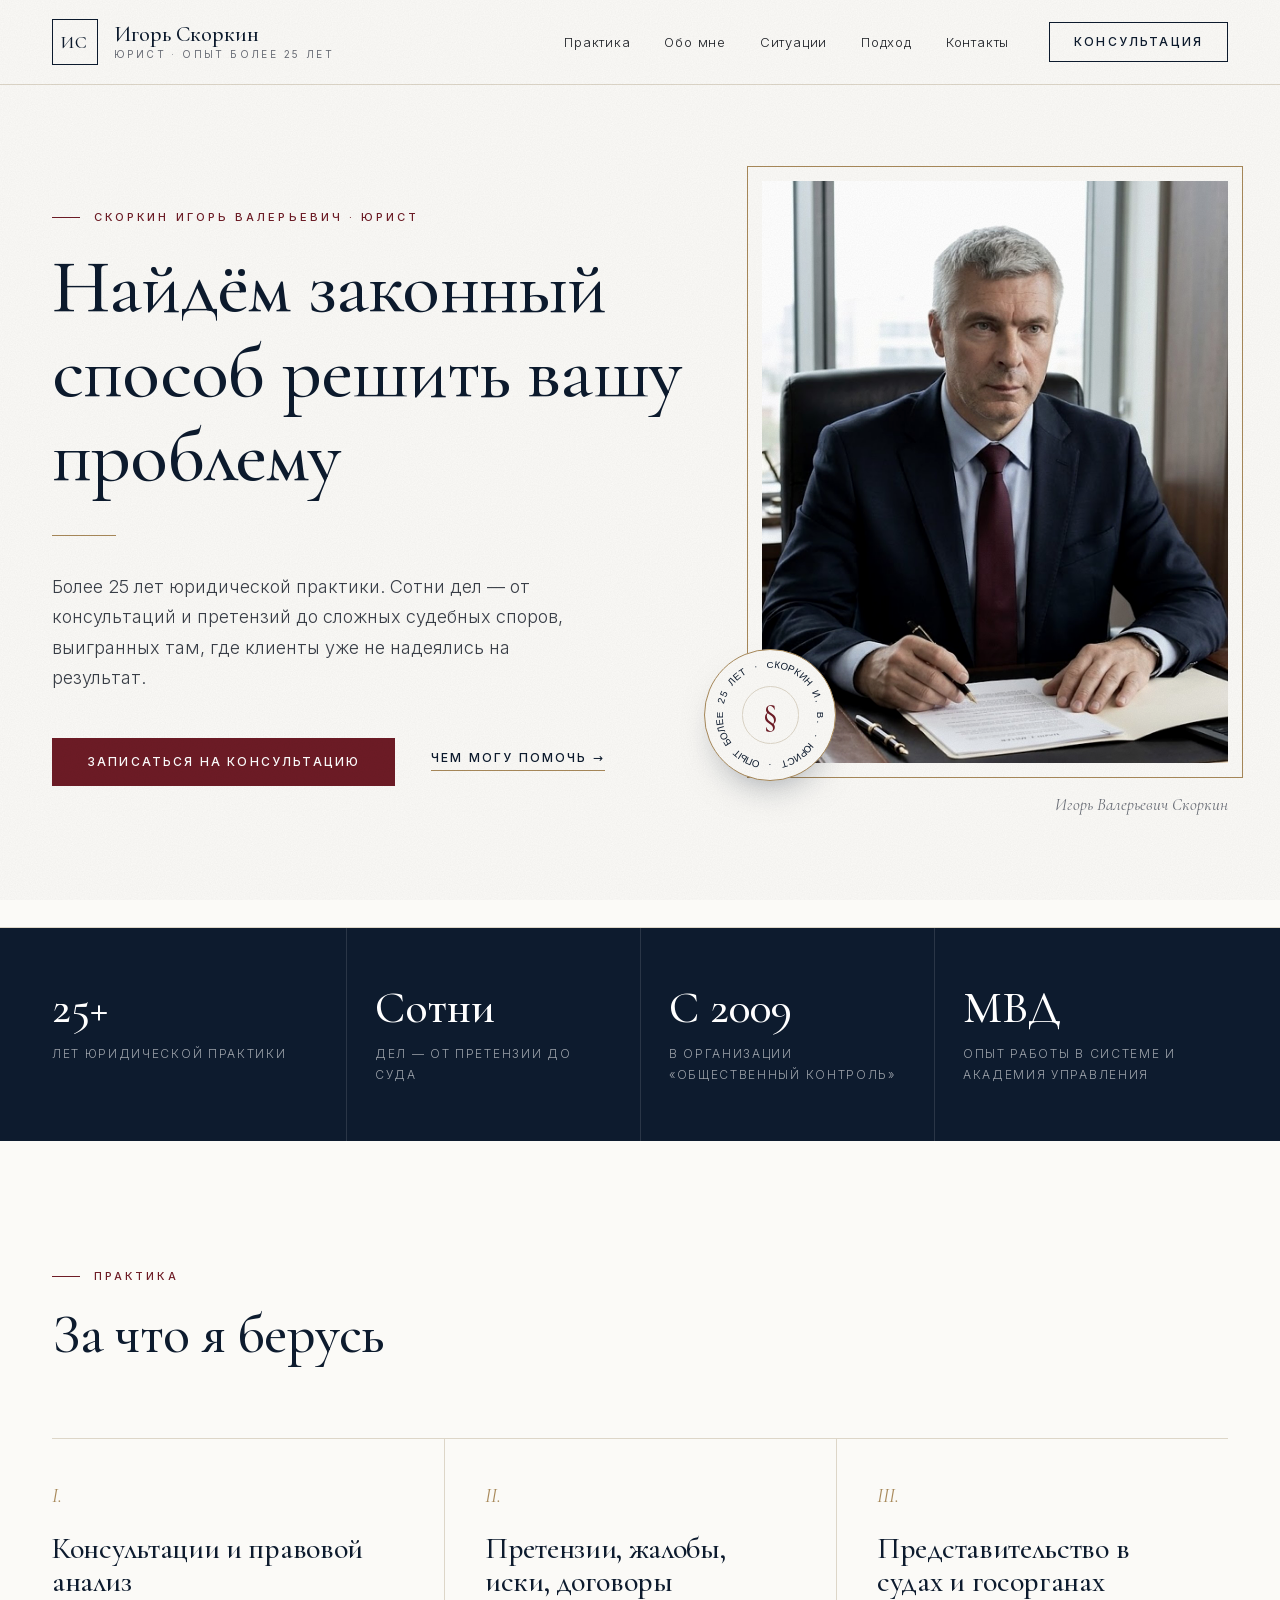
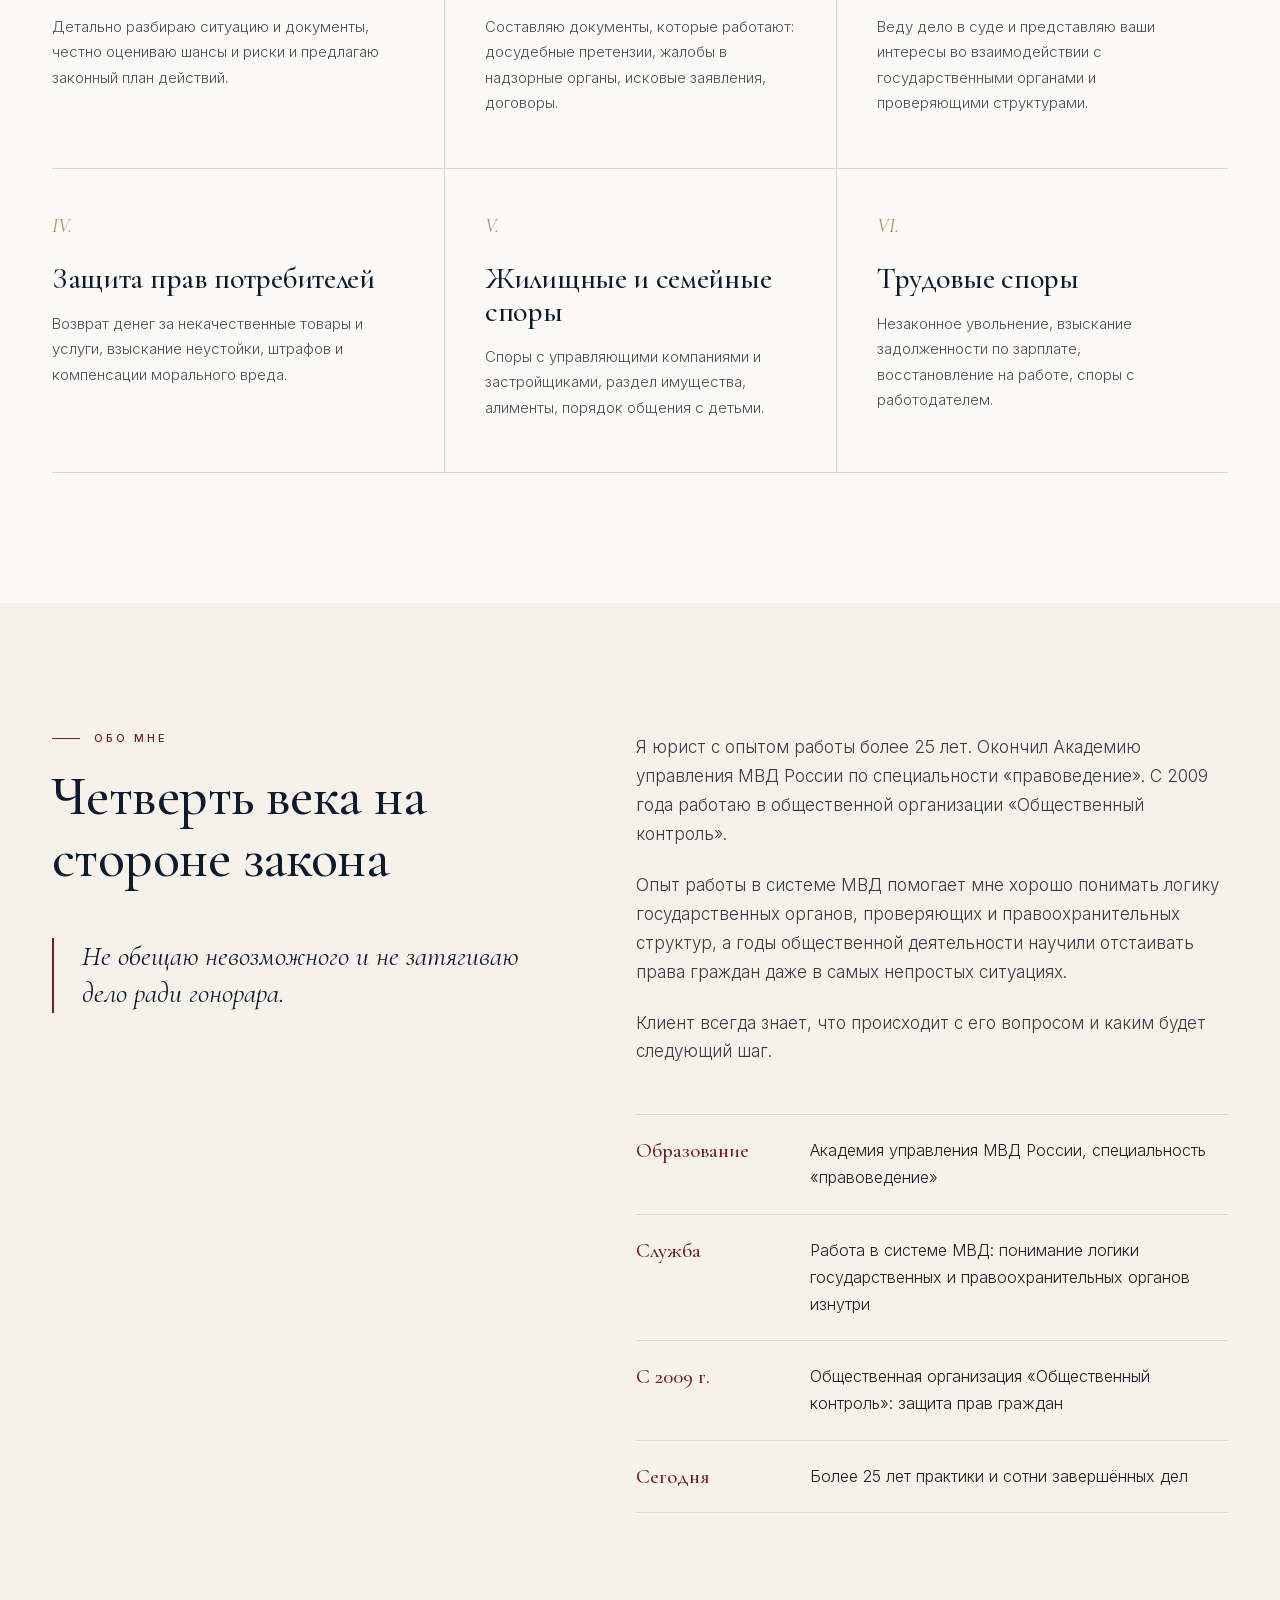
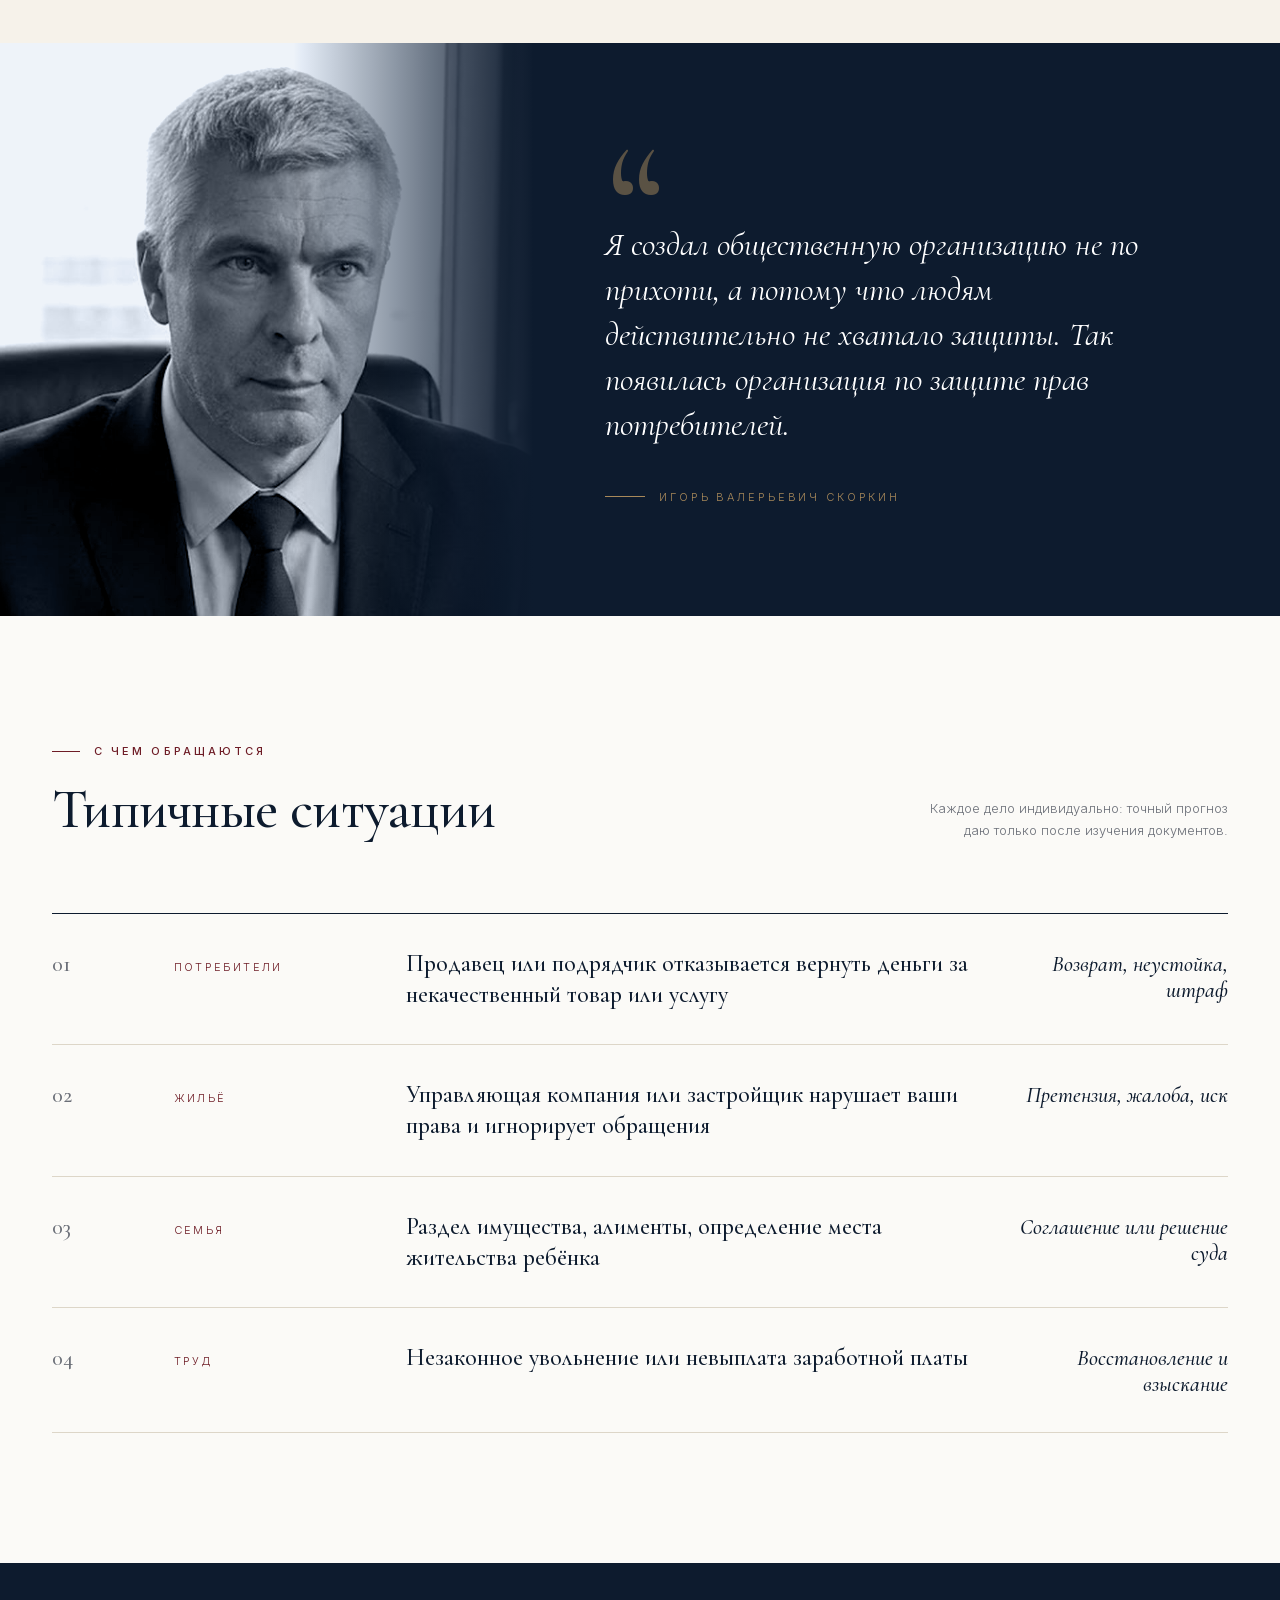
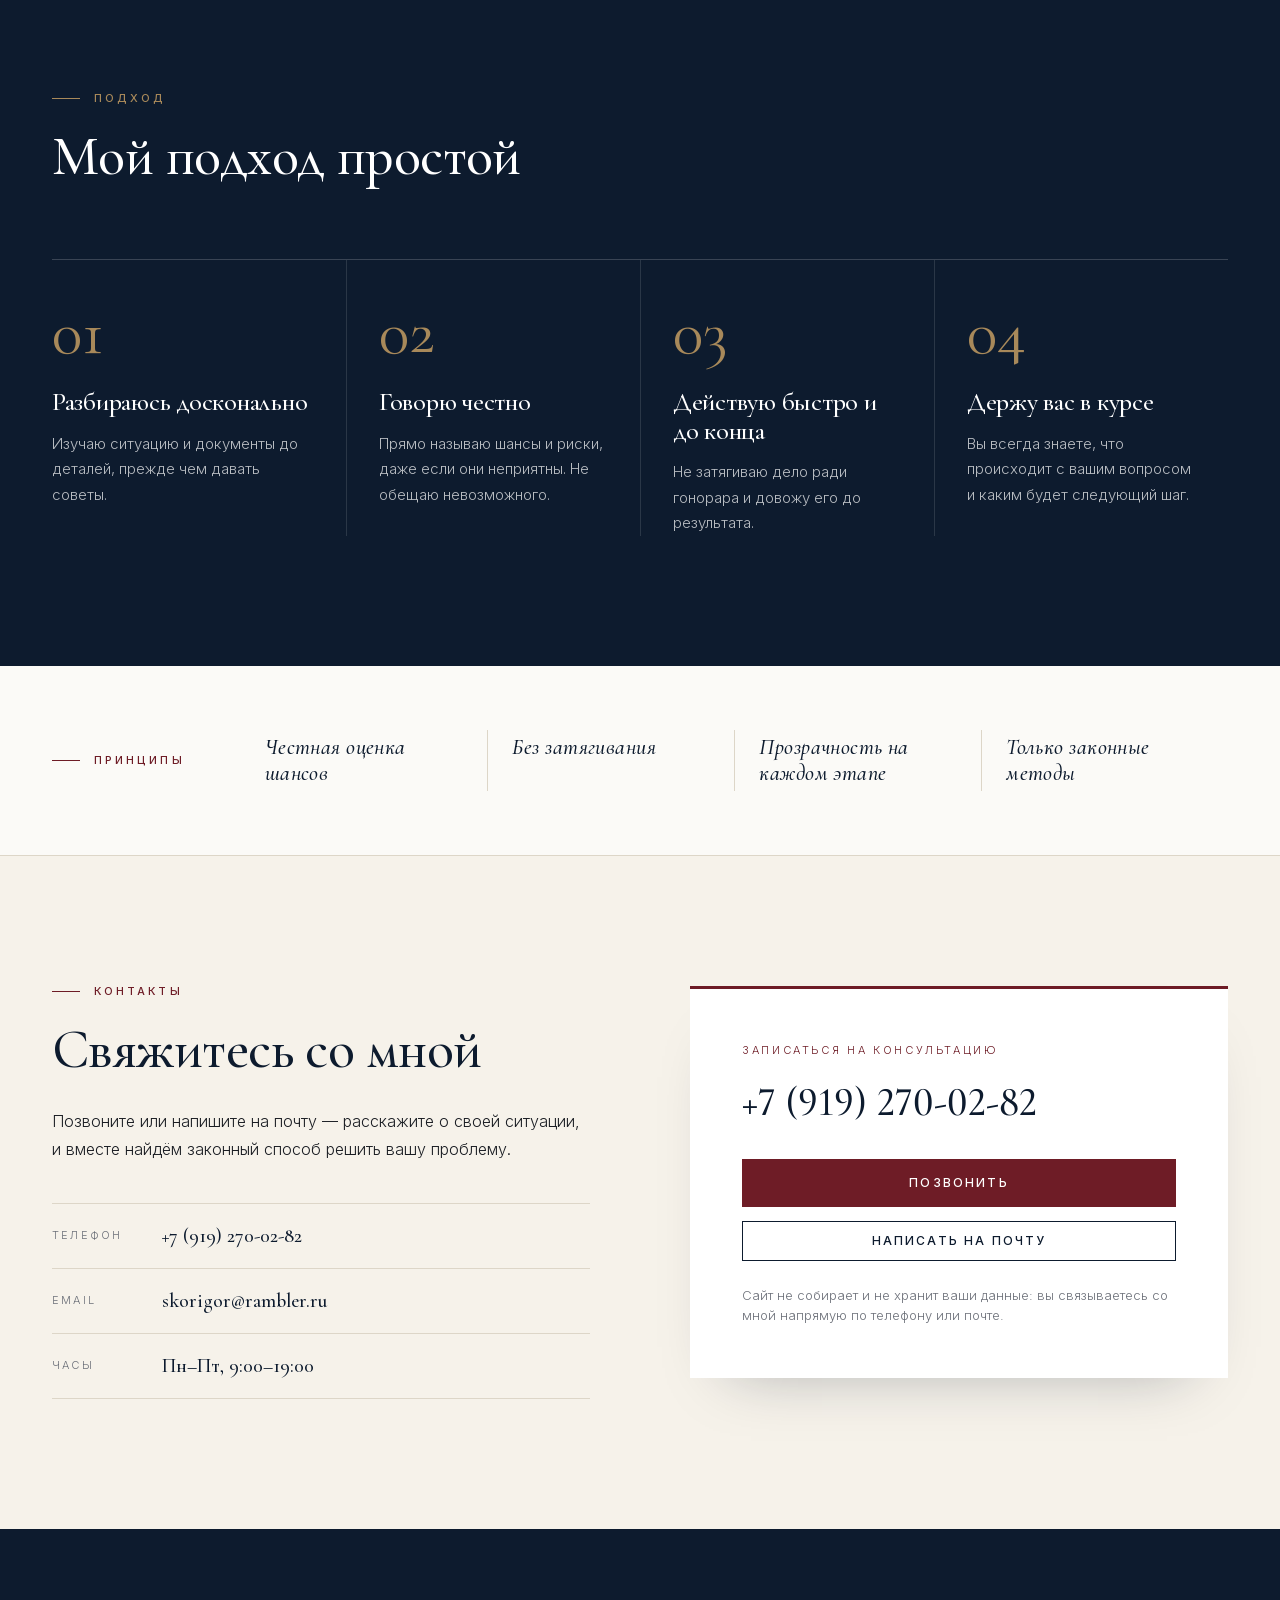
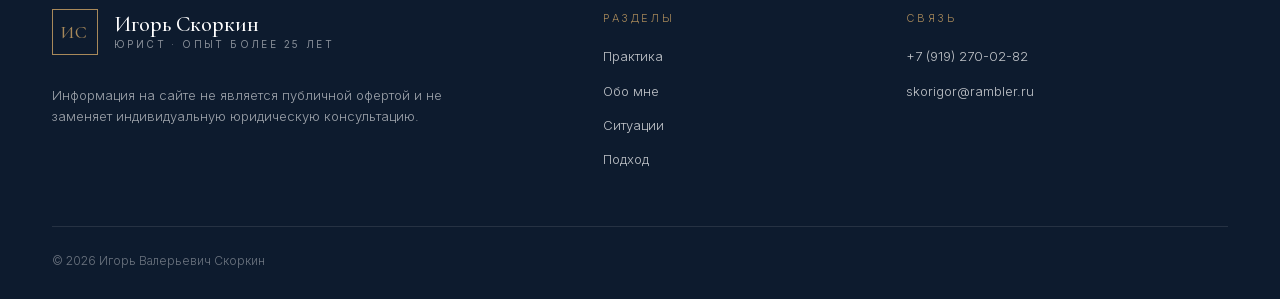
<file: index.html>
<!doctype html>
<html lang="ru">
<head>
  <meta charset="utf-8">
  <meta name="viewport" content="width=device-width, initial-scale=1, viewport-fit=cover">
  <meta name="theme-color" content="#fbfaf7">
  <title>Юрист</title>
  <meta name="description" content="">
  <link rel="stylesheet" href="assets/fonts/fonts.css">
  <link rel="stylesheet" href="styles.css?v=5">
</head>
<body>
  <header class="topbar" id="top">
    <div class="wrap topbar__inner">
      <a href="#top" class="brand">
        <span class="brand__mono" data-bind="brand.monogram"></span>
        <span class="brand__text">
          <span class="brand__name" data-bind="brand.name"></span>
          <span class="brand__tag" data-bind="brand.tagline"></span>
        </span>
      </a>
      <nav class="nav" id="nav">
        <a href="#practice">Практика</a>
        <a href="#about">Обо мне</a>
        <a href="#cases">Ситуации</a>
        <a href="#approach">Подход</a>
        <a href="#contact">Контакты</a>
      </nav>
      <a class="btn btn--ghost topbar__cta" href="#contact">Консультация</a>
      <button class="burger" aria-label="Меню" id="burger"><span></span><span></span></button>
    </div>
  </header>

  <main>
    <section class="hero">
      <div class="wrap hero__grid">
        <div class="hero__copy">
          <p class="eyebrow" data-bind="hero.eyebrow"></p>
          <h1 class="hero__title" data-bind="hero.title"></h1>
          <div class="rule rule--accent"></div>
          <p class="hero__lead" data-bind="hero.lead"></p>
          <div class="hero__actions">
            <a class="btn btn--primary" href="#contact" data-bind="hero.cta_primary"></a>
            <a class="link-arrow" href="#practice" data-bind="hero.cta_secondary"></a>
          </div>
        </div>
        <figure class="hero__portrait">
          <div class="portrait">
            <img id="portrait" alt="" data-bind-src="hero.photo">
            <div class="portrait__fallback" data-bind="brand.monogram"></div>
          </div>
          <div class="seal" aria-hidden="true">
            <img class="seal__text" id="seal-text" alt="">
            <span class="seal__mark">§</span>
          </div>
          <figcaption data-bind="hero.photo_caption"></figcaption>
        </figure>
      </div>
    </section>

    <section class="stats">
      <div class="wrap stats__grid" id="stats"></div>
    </section>

    <section class="section" id="practice">
      <div class="wrap">
        <div class="section__head">
          <p class="eyebrow" data-bind="practice.eyebrow"></p>
          <h2 data-bind="practice.title"></h2>
        </div>
        <div class="practice" id="practice-list"></div>
      </div>
    </section>

    <section class="section section--ivory" id="about">
      <div class="wrap about">
        <div class="about__side">
          <p class="eyebrow" data-bind="about.eyebrow"></p>
          <h2 data-bind="about.title"></h2>
          <blockquote class="quote" data-bind="about.quote"></blockquote>
        </div>
        <div class="about__main">
          <div id="about-text" class="prose"></div>
          <ol class="timeline" id="credentials"></ol>
        </div>
      </div>
    </section>

    <section class="band">
      <div class="band__photo"><img id="band-photo" alt="" loading="lazy"></div>
      <div class="band__body">
        <span class="band__mark">“</span>
        <blockquote class="band__quote" data-bind="band.quote"></blockquote>
        <p class="band__author" data-bind="band.author"></p>
      </div>
    </section>

    <section class="section" id="cases">
      <div class="wrap">
        <div class="section__head section__head--split">
          <div>
            <p class="eyebrow" data-bind="cases.eyebrow"></p>
            <h2 data-bind="cases.title"></h2>
          </div>
          <p class="muted small" data-bind="cases.note"></p>
        </div>
        <div class="cases" id="cases-list"></div>
      </div>
    </section>

    <section class="section section--navy" id="approach">
      <div class="wrap">
        <div class="section__head">
          <p class="eyebrow eyebrow--light" data-bind="approach.eyebrow"></p>
          <h2 data-bind="approach.title"></h2>
        </div>
        <div class="steps" id="steps"></div>
      </div>
    </section>

    <section class="recognition">
      <div class="wrap recognition__inner">
        <p class="eyebrow" data-bind="recognition.eyebrow"></p>
        <div class="recognition__list" id="recognition"></div>
      </div>
    </section>

    <section class="section section--ivory" id="contact">
      <div class="wrap contact">
        <div class="contact__info">
          <p class="eyebrow" data-bind="contact.eyebrow"></p>
          <h2 data-bind="contact.title"></h2>
          <p class="prose" data-bind="contact.text"></p>
          <dl class="contact__list">
            <dt>Телефон</dt><dd><a data-bind="brand.phone" data-bind-href="tel:brand.phone"></a></dd>
            <dt>Email</dt><dd><a data-bind="brand.email" data-bind-href="mailto:brand.email"></a></dd>
            <dt class="js-messengers">Мессенджеры</dt><dd class="js-messengers messengers" id="messengers"></dd>
            <dt class="js-address">Адрес</dt><dd class="js-address" data-bind="contact.address"></dd>
            <dt>Часы</dt><dd data-bind="contact.hours"></dd>
          </dl>
        </div>
        <div class="callcard">
          <p class="callcard__label" data-bind="contact.card_title"></p>
          <a class="callcard__phone" data-bind="brand.phone" data-bind-href="tel:brand.phone"></a>
          <a class="btn btn--primary" data-bind="contact.call_button" data-bind-href="tel:brand.phone"></a>
          <a class="btn btn--ghost" data-bind="contact.mail_button" data-bind-href="mailto:brand.email"></a>
          <p class="muted small" data-bind="contact.card_note"></p>
        </div>
      </div>
    </section>
  </main>

  <footer class="footer">
    <div class="wrap footer__grid">
      <div class="footer__col footer__col--brand">
        <a href="#top" class="brand brand--light">
          <span class="brand__mono brand__mono--light" data-bind="brand.monogram"></span>
          <span class="brand__text">
            <span class="brand__name" data-bind="brand.name"></span>
            <span class="brand__tag" data-bind="brand.tagline"></span>
          </span>
        </a>
        <p class="footer__disc" data-bind="footer.disclaimer"></p>
      </div>
      <nav class="footer__col">
        <p class="footer__title">Разделы</p>
        <a href="#practice">Практика</a>
        <a href="#about">Обо мне</a>
        <a href="#cases">Ситуации</a>
        <a href="#approach">Подход</a>
      </nav>
      <div class="footer__col">
        <p class="footer__title">Связь</p>
        <a data-bind="brand.phone" data-bind-href="tel:brand.phone"></a>
        <a data-bind="brand.email" data-bind-href="mailto:brand.email"></a>
        <span class="js-address" data-bind="contact.address"></span>
      </div>
    </div>
    <div class="wrap"><div class="footer__bottom">© <span id="year"></span> <span data-bind="hero.photo_caption"></span></div></div>
  </footer>

  <div class="mbar">
    <a class="mbar__call" data-bind-href="tel:brand.phone">Позвонить</a>
    <a class="mbar__cta" href="#contact">Консультация</a>
  </div>

  <script src="app.js?v=5"></script>
</body>
</html>
</file>
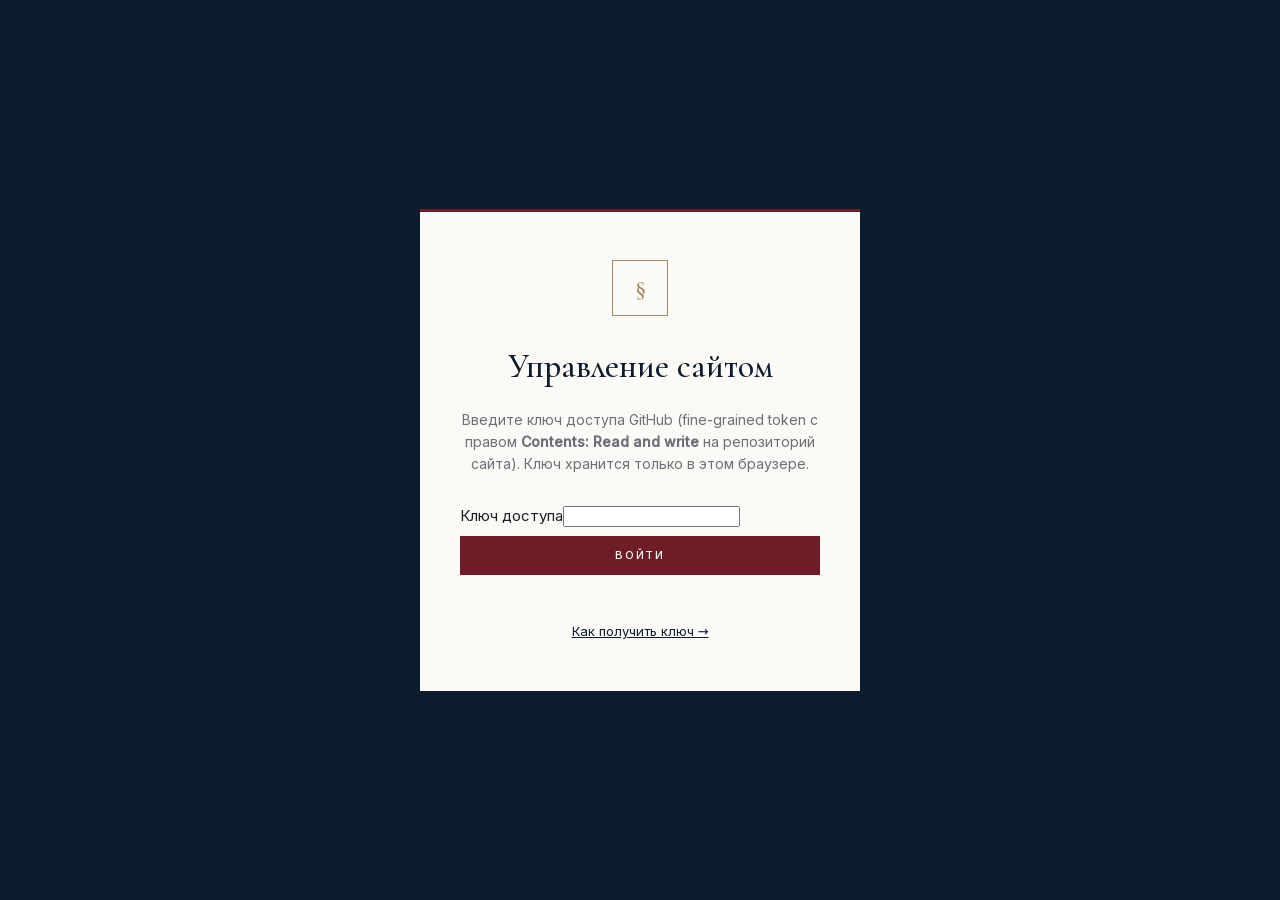
<file: admin/index.html>
<!doctype html>
<html lang="ru">
<head>
  <meta charset="utf-8">
  <meta name="viewport" content="width=device-width, initial-scale=1">
  <meta name="robots" content="noindex, nofollow">
  <title>Управление сайтом</title>
  <link rel="stylesheet" href="../assets/fonts/fonts.css">
  <link rel="stylesheet" href="admin.css">
</head>
<body>
  <!-- Вход -->
  <section class="login" id="login">
    <div class="login__card">
      <div class="mono">§</div>
      <h1>Управление сайтом</h1>
      <p class="muted">Введите ключ доступа GitHub (fine-grained token с правом <b>Contents: Read and write</b> на репозиторий сайта). Ключ хранится только в этом браузере.</p>
      <form id="login-form">
        <label><span>Ключ доступа</span><input type="password" id="token" autocomplete="current-password" required></label>
        <button class="btn btn--primary" type="submit">Войти</button>
      </form>
      <p class="error" id="login-error"></p>
      <a href="https://github.com/settings/personal-access-tokens/new" target="_blank" rel="noopener" class="small">Как получить ключ →</a>
    </div>
  </section>

  <!-- Панель -->
  <div class="app" id="app" hidden>
    <aside class="side">
      <div class="side__brand"><div class="mono mono--sm">§</div><span>Админ-панель</span></div>
      <nav class="side__nav" id="side-nav"></nav>
      <div class="side__foot">
        <a href="../" target="_blank" rel="noopener">Открыть сайт ↗</a>
        <button class="linkbtn" id="logout">Выйти</button>
      </div>
    </aside>
    <main class="main">
      <header class="bar">
        <div>
          <h2 id="section-title">Контент</h2>
          <p class="muted small" id="status">Загрузка…</p>
        </div>
        <div class="bar__actions">
          <button class="btn btn--ghost" id="download">Скачать JSON</button>
          <button class="btn btn--primary" id="save" disabled>Опубликовать</button>
        </div>
      </header>
      <div class="editor" id="editor"></div>
    </main>
  </div>

  <div class="toast" id="toast"></div>

  <script src="config.js"></script>
  <script src="admin.js"></script>
</body>
</html>
</file>
<file: assets/fonts/fonts.css>
/* Шрифты хранятся на сайте: посетитель не обращается к серверам Google */
/* cyrillic */
@font-face {
  font-family: 'Cormorant Garamond';
  font-style: italic;
  font-weight: 400;
  font-display: swap;
  src: url(cormorant-italic-cyrillic-bd3fa9.woff2) format('woff2');
  unicode-range: U+0301, U+0400-045F, U+0490-0491, U+04B0-04B1, U+2116;
}
/* latin */
@font-face {
  font-family: 'Cormorant Garamond';
  font-style: italic;
  font-weight: 400;
  font-display: swap;
  src: url(cormorant-italic-latin-fe99e3.woff2) format('woff2');
  unicode-range: U+0000-00FF, U+0131, U+0152-0153, U+02BB-02BC, U+02C6, U+02DA, U+02DC, U+0304, U+0308, U+0329, U+2000-206F, U+20AC, U+2122, U+2191, U+2193, U+2212, U+2215, U+FEFF, U+FFFD;
}
/* cyrillic */
@font-face {
  font-family: 'Cormorant Garamond';
  font-style: italic;
  font-weight: 500;
  font-display: swap;
  src: url(cormorant-italic-cyrillic-bd3fa9.woff2) format('woff2');
  unicode-range: U+0301, U+0400-045F, U+0490-0491, U+04B0-04B1, U+2116;
}
/* latin */
@font-face {
  font-family: 'Cormorant Garamond';
  font-style: italic;
  font-weight: 500;
  font-display: swap;
  src: url(cormorant-italic-latin-fe99e3.woff2) format('woff2');
  unicode-range: U+0000-00FF, U+0131, U+0152-0153, U+02BB-02BC, U+02C6, U+02DA, U+02DC, U+0304, U+0308, U+0329, U+2000-206F, U+20AC, U+2122, U+2191, U+2193, U+2212, U+2215, U+FEFF, U+FFFD;
}
/* cyrillic */
@font-face {
  font-family: 'Cormorant Garamond';
  font-style: normal;
  font-weight: 400;
  font-display: swap;
  src: url(cormorant-normal-cyrillic-44d82a.woff2) format('woff2');
  unicode-range: U+0301, U+0400-045F, U+0490-0491, U+04B0-04B1, U+2116;
}
/* latin */
@font-face {
  font-family: 'Cormorant Garamond';
  font-style: normal;
  font-weight: 400;
  font-display: swap;
  src: url(cormorant-normal-latin-e99b45.woff2) format('woff2');
  unicode-range: U+0000-00FF, U+0131, U+0152-0153, U+02BB-02BC, U+02C6, U+02DA, U+02DC, U+0304, U+0308, U+0329, U+2000-206F, U+20AC, U+2122, U+2191, U+2193, U+2212, U+2215, U+FEFF, U+FFFD;
}
/* cyrillic */
@font-face {
  font-family: 'Cormorant Garamond';
  font-style: normal;
  font-weight: 500;
  font-display: swap;
  src: url(cormorant-normal-cyrillic-44d82a.woff2) format('woff2');
  unicode-range: U+0301, U+0400-045F, U+0490-0491, U+04B0-04B1, U+2116;
}
/* latin */
@font-face {
  font-family: 'Cormorant Garamond';
  font-style: normal;
  font-weight: 500;
  font-display: swap;
  src: url(cormorant-normal-latin-e99b45.woff2) format('woff2');
  unicode-range: U+0000-00FF, U+0131, U+0152-0153, U+02BB-02BC, U+02C6, U+02DA, U+02DC, U+0304, U+0308, U+0329, U+2000-206F, U+20AC, U+2122, U+2191, U+2193, U+2212, U+2215, U+FEFF, U+FFFD;
}
/* cyrillic */
@font-face {
  font-family: 'Inter';
  font-style: normal;
  font-weight: 300;
  font-display: swap;
  src: url(inter-normal-cyrillic-e34c5f.woff2) format('woff2');
  unicode-range: U+0301, U+0400-045F, U+0490-0491, U+04B0-04B1, U+2116;
}
/* latin */
@font-face {
  font-family: 'Inter';
  font-style: normal;
  font-weight: 300;
  font-display: swap;
  src: url(inter-normal-latin-1ab1ad.woff2) format('woff2');
  unicode-range: U+0000-00FF, U+0131, U+0152-0153, U+02BB-02BC, U+02C6, U+02DA, U+02DC, U+0304, U+0308, U+0329, U+2000-206F, U+20AC, U+2122, U+2191, U+2193, U+2212, U+2215, U+FEFF, U+FFFD;
}
/* cyrillic */
@font-face {
  font-family: 'Inter';
  font-style: normal;
  font-weight: 400;
  font-display: swap;
  src: url(inter-normal-cyrillic-e34c5f.woff2) format('woff2');
  unicode-range: U+0301, U+0400-045F, U+0490-0491, U+04B0-04B1, U+2116;
}
/* latin */
@font-face {
  font-family: 'Inter';
  font-style: normal;
  font-weight: 400;
  font-display: swap;
  src: url(inter-normal-latin-1ab1ad.woff2) format('woff2');
  unicode-range: U+0000-00FF, U+0131, U+0152-0153, U+02BB-02BC, U+02C6, U+02DA, U+02DC, U+0304, U+0308, U+0329, U+2000-206F, U+20AC, U+2122, U+2191, U+2193, U+2212, U+2215, U+FEFF, U+FFFD;
}
/* cyrillic */
@font-face {
  font-family: 'Inter';
  font-style: normal;
  font-weight: 500;
  font-display: swap;
  src: url(inter-normal-cyrillic-e34c5f.woff2) format('woff2');
  unicode-range: U+0301, U+0400-045F, U+0490-0491, U+04B0-04B1, U+2116;
}
/* latin */
@font-face {
  font-family: 'Inter';
  font-style: normal;
  font-weight: 500;
  font-display: swap;
  src: url(inter-normal-latin-1ab1ad.woff2) format('woff2');
  unicode-range: U+0000-00FF, U+0131, U+0152-0153, U+02BB-02BC, U+02C6, U+02DA, U+02DC, U+0304, U+0308, U+0329, U+2000-206F, U+20AC, U+2122, U+2191, U+2193, U+2212, U+2215, U+FEFF, U+FFFD;
}
</file>
<file: styles.css>
/* Палитра: глубокий тёмно-синий, оксблад (бордо), слоновая кость, латунь */
:root {
  --navy: #0d1b2e;
  --navy-2: #142640;
  --oxblood: #6e1c26;
  --oxblood-2: #85232f;
  --brass: #a8895a;
  --ivory: #f6f2ea;
  --paper: #fbfaf7;
  --ink: #1a1d23;
  --muted: #6b6f78;
  --line: #ddd6c8;
  --serif: "Cormorant Garamond", "Times New Roman", serif;
  --sans: "Inter", system-ui, -apple-system, sans-serif;
}

* { box-sizing: border-box; }
html { scroll-behavior: smooth; -webkit-text-size-adjust: 100%; text-size-adjust: 100%; }
body {
  margin: 0;
  background: var(--paper);
  color: var(--ink);
  font: 300 16px/1.7 var(--sans);
  -webkit-font-smoothing: antialiased;
}
img { max-width: 100%; display: block; }
a { color: inherit; }
.stat__value, .case__year, .timeline b, .step__num, .case__result, .contact__list dd { font-variant-numeric: lining-nums; }
h1, h2, h3 { font-family: var(--serif); font-weight: 500; line-height: 1.1; margin: 0; letter-spacing: -.01em; }
h2 { font-size: clamp(36px, 4.4vw, 56px); }

.wrap { max-width: 1240px; margin: 0 auto; padding: 0 32px; }
.muted { color: var(--muted); }
.small { font-size: 13px; }

.eyebrow {
  font: 500 11px/1 var(--sans);
  letter-spacing: .28em;
  text-transform: uppercase;
  color: var(--oxblood);
  margin: 0 0 22px;
  display: flex; align-items: center; gap: 14px;
}
.eyebrow::before { content: ""; width: 28px; height: 1px; background: currentColor; }
.eyebrow--light { color: var(--brass); }

.rule { height: 1px; background: var(--line); }
.rule--accent { width: 64px; background: var(--brass); margin: 36px 0; }

/* Кнопки */
.btn {
  display: inline-flex; align-items: center; justify-content: center;
  padding: 17px 34px;
  font: 500 12px/1 var(--sans); letter-spacing: .18em; text-transform: uppercase;
  text-decoration: none; border: 1px solid transparent; cursor: pointer;
  transition: background .3s, color .3s, border-color .3s;
}
.btn--primary { background: var(--oxblood); color: #fff; }
.btn--primary:hover { background: var(--navy); }
.btn--ghost { border-color: var(--navy); color: var(--navy); padding: 13px 24px; }
.btn--ghost:hover { background: var(--navy); color: #fff; }
.link-arrow {
  font: 500 12px/1 var(--sans); letter-spacing: .18em; text-transform: uppercase;
  text-decoration: none; color: var(--navy); padding-bottom: 6px; border-bottom: 1px solid var(--brass);
}
.link-arrow::after { content: " →"; }

/* Шапка */
.topbar {
  position: sticky; top: 0; z-index: 50;
  background: var(--paper);
  /* отдельный слой: в iOS Safari при инерционной прокрутке контент иногда проступал поверх шапки */
  transform: translateZ(0); -webkit-backface-visibility: hidden; backface-visibility: hidden;
  border-bottom: 1px solid var(--line);
}
.topbar__inner { display: flex; align-items: center; gap: 40px; height: 84px; }
.brand { display: flex; align-items: center; gap: 16px; text-decoration: none; }
.brand__mono {
  width: 46px; height: 46px; display: grid; place-items: center;
  border: 1px solid var(--navy); color: var(--navy);
  font: 500 18px/1 var(--serif); letter-spacing: .06em;
}
.brand__mono--light { border-color: var(--brass); color: var(--brass); }
.brand__text { display: flex; flex-direction: column; }
.brand__name { font: 500 22px/1.1 var(--serif); color: var(--navy); }
.brand__tag { font: 400 10px/1.6 var(--sans); letter-spacing: .24em; text-transform: uppercase; color: var(--muted); }
.nav { display: flex; gap: 34px; margin-left: auto; }
.nav a { text-decoration: none; font-size: 13px; letter-spacing: .06em; color: var(--ink); position: relative; padding: 6px 0; }
.nav a::after { content: ""; position: absolute; left: 0; bottom: 0; width: 0; height: 1px; background: var(--oxblood); transition: width .3s; }
.nav a:hover::after { width: 100%; }
.burger { display: none; background: none; border: 0; width: 32px; height: 32px; cursor: pointer; margin-left: auto; }
.burger span { display: block; height: 1px; background: var(--navy); margin: 8px 0; }

/* Первый экран */
.hero { padding: 96px 0 110px; border-bottom: 1px solid var(--line); }
.hero__grid { display: grid; grid-template-columns: 1.15fr .85fr; gap: 80px; align-items: center; }
.hero__title { font-size: clamp(44px, 6vw, 84px); color: var(--navy); font-weight: 500; }
.hero__lead { font-size: 18px; color: #3a3f48; max-width: 540px; margin: 0 0 44px; }
.hero__actions { display: flex; align-items: center; gap: 36px; flex-wrap: wrap; }
.hero__portrait { margin: 0; }
.portrait {
  position: relative; aspect-ratio: 4 / 5; background: var(--navy);
  outline: 1px solid var(--brass); outline-offset: 14px;
}
.portrait img { width: 100%; height: 100%; object-fit: cover; position: relative; z-index: 1; filter: saturate(.92) contrast(1.03); }
.portrait__fallback {
  position: absolute; inset: 0; display: grid; place-items: center;
  font: 400 120px/1 var(--serif); color: var(--brass); opacity: .5;
}
.hero__portrait figcaption {
  margin-top: 30px; font: italic 400 17px/1.4 var(--serif); color: var(--muted); text-align: right;
}

/* Цифры */
.stats { background: var(--navy); color: #fff; }
.stats__grid { display: grid; grid-template-columns: repeat(4, 1fr); }
.stat { padding: 56px 28px; border-left: 1px solid rgba(255,255,255,.12); }
.stat:first-child { border-left: 0; padding-left: 0; }
.stat__value { font: 500 clamp(36px, 3.6vw, 50px)/1 var(--serif); color: #fff; }
.stat__label { margin-top: 14px; font-size: 12px; letter-spacing: .14em; text-transform: uppercase; color: rgba(255,255,255,.6); }

/* Секции */
.section { padding: 130px 0; }
.section--ivory { background: var(--ivory); }
.section--navy { background: var(--navy); color: #fff; }
.section__head { margin-bottom: 72px; max-width: 760px; }
.section__head h2 { color: var(--navy); }
.section--navy .section__head h2 { color: #fff; }
.section__head--split { max-width: none; display: flex; justify-content: space-between; align-items: end; gap: 40px; }
.section__head--split > p { max-width: 300px; text-align: right; margin: 0; }

/* Практика */
.practice { display: grid; grid-template-columns: repeat(3, 1fr); border-top: 1px solid var(--line); }
.practice__item {
  padding: 44px 40px 52px 0; border-bottom: 1px solid var(--line);
  transition: background .3s;
}
.practice__item:not(:nth-child(3n+1)) { padding-left: 40px; border-left: 1px solid var(--line); }
.practice__num { font: italic 400 20px/1 var(--serif); color: var(--brass); }
.practice__item h3 { font-size: 30px; color: var(--navy); margin: 22px 0 16px; }
.practice__item p { margin: 0; color: #4a4f58; font-size: 15px; }

/* Обо мне */
.about { display: grid; grid-template-columns: .9fr 1.1fr; gap: 100px; }
.about h2 { color: var(--navy); }
.quote {
  margin: 48px 0 0; padding-left: 28px; border-left: 2px solid var(--oxblood);
  font: italic 400 28px/1.35 var(--serif); color: var(--navy);
}
.prose p { margin: 0 0 22px; font-size: 17px; color: #353a43; }
.timeline { list-style: none; margin: 48px 0 0; padding: 0; border-top: 1px solid var(--line); }
.timeline li { display: grid; grid-template-columns: 150px 1fr; gap: 24px; padding: 22px 0; border-bottom: 1px solid var(--line); }
.timeline b { font: 500 21px/1.3 var(--serif); color: var(--oxblood); }

/* Дела */
.cases { border-top: 1px solid var(--navy); }
.case {
  display: grid; grid-template-columns: 90px 200px 1fr 220px; gap: 32px; align-items: baseline;
  padding: 34px 0; border-bottom: 1px solid var(--line); transition: padding .3s, background .3s;
}
.case:hover { background: var(--ivory); padding-left: 16px; padding-right: 16px; }
.case__year { font: 500 22px/1 var(--serif); color: var(--muted); }
.case__area { font-size: 11px; letter-spacing: .2em; text-transform: uppercase; color: var(--oxblood); }
.case__title { font: 500 24px/1.3 var(--serif); color: var(--navy); }
.case__result { text-align: right; font: italic 500 22px/1.2 var(--serif); color: var(--navy); }

/* Подход */
.steps { display: grid; grid-template-columns: repeat(4, 1fr); gap: 0; border-top: 1px solid rgba(255,255,255,.18); }
.step { padding: 40px 32px 0 0; }
.step + .step { padding-left: 32px; border-left: 1px solid rgba(255,255,255,.12); }
.step__num { font: 400 64px/1 var(--serif); color: var(--brass); }
.step h3 { font-size: 26px; margin: 24px 0 14px; }
.step p { margin: 0; color: rgba(255,255,255,.7); font-size: 15px; }

/* Признание */
.recognition { padding: 64px 0; border-bottom: 1px solid var(--line); }
.recognition__inner { display: flex; align-items: center; gap: 56px; flex-wrap: wrap; }
.recognition__inner .eyebrow { margin: 0; }
.recognition__list { display: grid; grid-template-columns: repeat(4, 1fr); flex: 1; min-width: 0; }
.recognition__list span + span { border-left: 1px solid var(--line); }
.recognition__list span { padding: 4px 24px; }
.recognition__list span { font: italic 500 22px/1.2 var(--serif); color: var(--navy); letter-spacing: .02em; }

/* Контакты */
.contact { display: grid; grid-template-columns: 1fr 1fr; gap: 100px; }
.contact h2 { color: var(--navy); margin-bottom: 28px; }
.contact__list { display: grid; grid-template-columns: 110px 1fr; margin: 40px 0 0; border-top: 1px solid var(--line); }
.contact__list dt, .contact__list dd { margin: 0; padding: 18px 0; border-bottom: 1px solid var(--line); }
.contact__list dt { font-size: 11px; letter-spacing: .2em; text-transform: uppercase; color: var(--muted); padding-top: 22px; }
.contact__list dd { font: 500 20px/1.4 var(--serif); color: var(--navy); }
.contact__list a { text-decoration: none; }

/* Подвал */
.footer { background: var(--navy); color: rgba(255,255,255,.6); padding: 48px 0; font-size: 13px; }
.footer__inner { display: flex; justify-content: space-between; align-items: center; gap: 32px; flex-wrap: wrap; }
.footer__brand { display: flex; align-items: center; gap: 16px; }
.footer__disc { margin: 0; max-width: 520px; text-align: right; }

/* Появление при прокрутке */
.reveal { opacity: 0; transform: translateY(18px); transition: opacity .9s ease, transform .9s ease; }
.reveal.is-in { opacity: 1; transform: none; }

/* Адаптив */
@media (max-width: 1080px) {
  .nav, .topbar__cta { display: none; }
  .burger { display: block; }
  .nav.is-open {
    display: flex; flex-direction: column; gap: 0;
    position: absolute; top: 84px; left: 0; right: 0; background: var(--paper);
    border-bottom: 1px solid var(--line); padding: 8px 32px 20px;
  }
  .nav.is-open a { padding: 14px 0; border-bottom: 1px solid var(--line); }
  .hero__grid, .about, .contact { grid-template-columns: 1fr; gap: 64px; }
  .hero__portrait { max-width: 460px; }
  .practice { grid-template-columns: 1fr 1fr; }
  .practice__item, .practice__item:not(:nth-child(3n+1)) { padding: 40px 32px 44px 0; border-left: 0; }
  .practice__item:nth-child(2n) { padding-left: 32px; border-left: 1px solid var(--line); }
  .steps { grid-template-columns: 1fr 1fr; gap: 0 0; }
  .step:nth-child(3) { padding-left: 0; border-left: 0; }
  .case { grid-template-columns: 70px 1fr; gap: 8px 20px; }
  .recognition__list { grid-template-columns: 1fr 1fr; flex-basis: 100%; }
  .recognition__list span { padding: 14px 20px 14px 0; border-left: 0 !important; border-bottom: 1px solid var(--line); }
  .case__title, .case__result { grid-column: 2; text-align: left; }
}
@media (max-width: 680px) {
  .wrap { padding: 0 16px; }
  .topbar__inner { height: 72px; }
  .nav.is-open { top: 72px; padding: 8px 16px 20px; }
  .brand__mono { width: 40px; height: 40px; font-size: 16px; }
  .brand__name { font-size: 19px; }
  .hero { padding: 56px 0 72px; }
  .section { padding: 84px 0; }
  .section__head { margin-bottom: 48px; }
  .section__head--split { flex-direction: column; align-items: start; }
  .section__head--split > p { text-align: left; }
  .stats__grid { grid-template-columns: 1fr 1fr; }
  .stat, .stat:first-child { padding: 32px 16px 32px 0; border-left: 0; }
  .stat:nth-child(2n) { padding-left: 16px; border-left: 1px solid rgba(255,255,255,.12); }
  .practice, .steps { grid-template-columns: 1fr; }
  .practice__item, .practice__item:nth-child(2n) { padding: 36px 0; border-left: 0; }
  .step, .step + .step { padding: 32px 0; border-left: 0; border-bottom: 1px solid rgba(255,255,255,.12); }
  .case { grid-template-columns: 1fr; }
  .case__title, .case__result { grid-column: 1; }
  .timeline li { grid-template-columns: 1fr; gap: 4px; }
  .contact__list { grid-template-columns: 1fr; }
  .contact__list dt { border-bottom: 0; padding-bottom: 0; }
  .footer__disc { text-align: left; }
  .portrait { outline-offset: 8px; }
}

/* ---------- Доработки визуала ---------- */

/* Едва заметное зерно бумаги */
body::before {
  content: ""; position: fixed; inset: 0; z-index: 100; pointer-events: none; opacity: .045;
  background-image: url("data:image/svg+xml,%3Csvg xmlns='http://www.w3.org/2000/svg' width='180' height='180'%3E%3Cfilter id='n'%3E%3CfeTurbulence type='fractalNoise' baseFrequency='.85' numOctaves='3' stitchTiles='stitch'/%3E%3CfeColorMatrix values='0 0 0 0 0 0 0 0 0 0 0 0 0 0 0 0 0 0 .9 0'/%3E%3C/filter%3E%3Crect width='100%25' height='100%25' filter='url(%23n)'/%3E%3C/svg%3E");
}

/* Шапка ужимается при прокрутке */
.topbar__inner { transition: height .35s ease; }
.topbar.is-scrolled { box-shadow: 0 10px 30px -24px rgba(13,27,46,.5); }
.topbar.is-scrolled .topbar__inner { height: 68px; }

/* Первый экран: мягкое появление */
.hero__copy > *, .hero__portrait { animation: rise 1.1s cubic-bezier(.2,.7,.2,1) both; }
.hero__copy > :nth-child(2) { animation-delay: .08s; }
.hero__copy > :nth-child(3) { animation-delay: .16s; }
.hero__copy > :nth-child(4) { animation-delay: .24s; }
.hero__copy > :nth-child(5) { animation-delay: .32s; }
.hero__portrait { animation-delay: .2s; }
@keyframes rise { from { opacity: 0; transform: translateY(22px); } to { opacity: 1; transform: none; } }

/* Печать на портрете */
.hero__portrait { position: relative; }
.seal {
  position: absolute; left: -58px; bottom: 36px; width: 132px; height: 132px; z-index: 2;
  background: var(--paper); border-radius: 50%; border: 1px solid var(--brass);
  overflow: hidden; /* углы вращающейся картинки не должны выходить за круг и за край экрана */
  box-shadow: 0 18px 40px -22px rgba(13,27,46,.55);
  animation: rise 1.1s .5s both;
}
.seal::after {
  content: ""; position: absolute; inset: 28%; border-radius: 50%; border: 1px solid var(--line);
}
.seal__text { position: absolute; inset: 0; width: 100%; height: 100%; animation: spin 60s linear infinite; }
.seal__mark {
  position: absolute; inset: 0; display: grid; place-items: center;
  font: 400 34px/1 var(--serif); color: var(--oxblood);
}
@keyframes spin { to { transform: rotate(360deg); } }

/* Направления: линия при наведении */
.practice__item { position: relative; }
.practice__item::before {
  content: ""; position: absolute; top: -1px; left: 0; width: 0; height: 2px; background: var(--oxblood);
  transition: width .5s cubic-bezier(.2,.7,.2,1);
}
.practice__item:not(:nth-child(3n+1))::before { left: 40px; }
.practice__item:hover::before { width: 64px; }
.practice__item h3 { transition: color .3s; }
.practice__item:hover h3 { color: var(--oxblood); }

/* Баннер с цитатой и крупным портретом */
.band { display: grid; grid-template-columns: 5fr 7fr; background: var(--navy); color: #fff; min-height: 560px; }
.band__photo { position: relative; overflow: hidden; }
.band__photo img { position: absolute; inset: 0; width: 100%; height: 100%; object-fit: cover; object-position: 50% 25%; filter: grayscale(1) contrast(1.08) brightness(.95); }
.band__photo::after { content: ""; position: absolute; inset: 0; background: linear-gradient(90deg, rgba(13,27,46,0) 55%, var(--navy)); mix-blend-mode: normal; }
.band__photo::before { content: ""; position: absolute; inset: 0; z-index: 1; background: var(--navy); mix-blend-mode: color; opacity: .55; }
.band__body { padding: 110px 9vw 110px 72px; display: flex; flex-direction: column; justify-content: center; position: relative; }
.band__mark { font: 400 180px/0.6 var(--serif); color: var(--brass); opacity: .5; height: 70px; }
.band__quote { margin: 0; font: italic 400 clamp(26px, 2.6vw, 38px)/1.35 var(--serif); color: #fff; max-width: 720px; }
.band__author { margin: 40px 0 0; font-size: 11px; letter-spacing: .26em; text-transform: uppercase; color: var(--brass); display: flex; align-items: center; gap: 14px; }
.band__author::before { content: ""; width: 40px; height: 1px; background: currentColor; }
.band--nophoto { grid-template-columns: 1fr; }
.band--nophoto .band__photo { display: none; }

/* Мессенджеры */
.messengers { display: flex; gap: 20px; flex-wrap: wrap; }
.messengers a { border-bottom: 1px solid var(--brass); }

/* Подвал */
.footer { padding: 80px 0 0; }
.footer__grid { display: grid; grid-template-columns: 2fr 1fr 1.3fr; gap: 56px; padding-bottom: 56px; }
.footer__col { display: flex; flex-direction: column; gap: 12px; }
.footer__col a { text-decoration: none; color: rgba(255,255,255,.75); transition: color .2s; width: fit-content; }
.footer__col a:hover { color: #fff; }
.footer__title { margin: 0 0 6px; font-size: 11px; letter-spacing: .24em; text-transform: uppercase; color: var(--brass); }
.brand--light .brand__name { color: #fff; }
.brand--light .brand__tag { color: rgba(255,255,255,.5); }
.footer .footer__disc { text-align: left; margin-top: 18px; max-width: 420px; line-height: 1.6; }
.footer__bottom { border-top: 1px solid rgba(255,255,255,.1); padding-top: 24px; padding-bottom: 28px; font-size: 12px; color: rgba(255,255,255,.4); }

/* Мобильная панель действий */
.mbar { display: none; }

@media (max-width: 1080px) {
  .band { grid-template-columns: 1fr 1fr; }
  .band__body { padding: 80px 40px; }
  .practice__item:not(:nth-child(3n+1))::before { left: 0; }
  .practice__item:nth-child(2n)::before { left: 32px; }
}
@media (max-width: 680px) {
  .seal { width: 104px; height: 104px; left: auto; right: -6px; bottom: auto; top: -30px; }
  .seal__mark { font-size: 28px; }
  .band { grid-template-columns: 1fr; min-height: 0; }
  .band__photo { height: 420px; }
  .band__photo::after { background: linear-gradient(180deg, rgba(13,27,46,0) 50%, var(--navy)); }
  .band__body { padding: 8px 16px 72px; }
  .band__mark { font-size: 120px; height: 46px; }
  .practice__item::before, .practice__item:nth-child(2n)::before { left: 0; }
  .footer { padding-top: 56px; }
  .footer__grid { grid-template-columns: 1fr; gap: 36px; }
  .footer__bottom { padding-bottom: 96px; }
  .mbar {
    display: grid; grid-template-columns: 1fr 1.4fr; gap: 8px;
    position: fixed; left: 0; right: 0; bottom: 0; z-index: 30;
    padding: 10px 12px calc(10px + env(safe-area-inset-bottom));
    background: var(--paper); border-top: 1px solid var(--line);
    transform: translateY(110%); transition: transform .35s ease;
  }
  .show-mbar .mbar { transform: none; }
  .mbar a {
    display: flex; align-items: center; justify-content: center; height: 48px; text-decoration: none;
    font: 500 11px/1 var(--sans); letter-spacing: .16em; text-transform: uppercase;
  }
  .mbar__call { border: 1px solid var(--navy); color: var(--navy); }
  .mbar__cta { background: var(--oxblood); color: #fff; }
}
@media (prefers-reduced-motion: reduce) {
  *, *::before, *::after { animation: none !important; transition: none !important; }
  .reveal { opacity: 1; transform: none; }
}

/* Карточка связи вместо формы: сайт не собирает персональные данные */
.callcard {
  background: #fff; padding: 52px; border-top: 3px solid var(--oxblood);
  box-shadow: 0 30px 60px -40px rgba(13,27,46,.35);
  display: flex; flex-direction: column; gap: 14px; align-self: start;
}
.callcard__label { margin: 0; font-size: 11px; letter-spacing: .24em; text-transform: uppercase; color: var(--oxblood); }
.callcard__phone {
  font: 500 clamp(32px, 3.2vw, 44px)/1.15 var(--serif); color: var(--navy); text-decoration: none;
  font-variant-numeric: lining-nums; margin: 6px 0 18px; white-space: nowrap;
}
.callcard .btn { width: 100%; }
.callcard .small { margin: 10px 0 0; line-height: 1.6; }
@media (max-width: 680px) {
  .callcard { padding: 32px 22px; }
  .callcard__phone { font-size: 30px; }
}
</file>
<file: admin/admin.css>
:root {
  --navy: #0d1b2e;
  --oxblood: #6e1c26;
  --brass: #a8895a;
  --ivory: #f6f2ea;
  --paper: #fbfaf7;
  --ink: #1a1d23;
  --muted: #6b6f78;
  --line: #e2dccf;
  --bad: #a3242f;
}
* { box-sizing: border-box; }
body { margin: 0; background: var(--paper); color: var(--ink); font: 400 15px/1.6 Inter, system-ui, sans-serif; }
[hidden] { display: none !important; }
.muted { color: var(--muted); }
.small { font-size: 13px; }
h1, h2, h3 { font-family: "Cormorant Garamond", serif; font-weight: 500; margin: 0; color: var(--navy); }

.mono {
  width: 56px; height: 56px; display: grid; place-items: center; margin: 0 auto 24px;
  border: 1px solid var(--brass); color: var(--brass); font: 500 22px/1 "Cormorant Garamond", serif;
}
.mono--sm { width: 38px; height: 38px; font-size: 16px; margin: 0; }

.btn {
  display: inline-flex; align-items: center; justify-content: center; gap: 8px;
  padding: 13px 24px; border: 1px solid transparent; cursor: pointer;
  font: 500 11px/1 Inter, sans-serif; letter-spacing: .16em; text-transform: uppercase;
  background: none; transition: background .2s, color .2s, opacity .2s;
}
.btn--primary { background: var(--oxblood); color: #fff; }
.btn--primary:hover { background: var(--navy); }
.btn--primary:disabled { opacity: .4; cursor: default; background: var(--oxblood); }
.btn--ghost { border-color: var(--navy); color: var(--navy); }
.btn--ghost:hover { background: var(--navy); color: #fff; }
.btn--small { padding: 9px 14px; border-color: var(--line); color: var(--navy); }
.btn--small:hover { border-color: var(--navy); }
.btn input[type=file] { display: none; }
.linkbtn { background: none; border: 0; color: rgba(255,255,255,.6); cursor: pointer; padding: 0; font: inherit; text-align: left; }
.linkbtn:hover { color: #fff; }

/* Вход */
.login { min-height: 100vh; display: grid; place-items: center; background: var(--navy); padding: 16px; }
.login__card { background: var(--paper); width: 100%; max-width: 440px; padding: 48px 40px; text-align: center; border-top: 3px solid var(--oxblood); }
.login__card h1 { font-size: 34px; margin-bottom: 14px; }
.login__card p { font-size: 14px; }
.login__card form { margin: 28px 0 16px; text-align: left; }
.login__card .btn { width: 100%; margin-top: 8px; }
.login__card a { color: var(--navy); }
.error { color: var(--bad); font-size: 13px; min-height: 1em; }

/* Поля */
.field { display: block; margin-bottom: 20px; }
.field > span { display: block; font-size: 11px; letter-spacing: .14em; text-transform: uppercase; color: var(--muted); margin-bottom: 6px; }
.field input, .field textarea {
  width: 100%; padding: 11px 14px; border: 1px solid var(--line); background: #fff;
  font: 400 15px/1.5 Inter, sans-serif; color: var(--ink); outline: none; resize: vertical;
}
.field input:focus, .field textarea:focus { border-color: var(--navy); }

/* Панель */
.app { display: grid; grid-template-columns: 250px 1fr; min-height: 100vh; }
.side { background: var(--navy); color: #fff; display: flex; flex-direction: column; padding: 24px 0; position: sticky; top: 0; height: 100vh; }
.side__brand { display: flex; align-items: center; gap: 12px; padding: 0 24px 24px; border-bottom: 1px solid rgba(255,255,255,.1); font-size: 12px; letter-spacing: .14em; text-transform: uppercase; }
.side__nav { display: flex; flex-direction: column; padding: 16px 0; overflow-y: auto; flex: 1; }
.side__link { background: none; border: 0; border-left: 2px solid transparent; color: rgba(255,255,255,.7); text-align: left; padding: 11px 22px; font: 400 14px/1.3 Inter, sans-serif; cursor: pointer; }
.side__link:hover { color: #fff; background: rgba(255,255,255,.04); }
.side__link.is-active { color: #fff; border-left-color: var(--brass); background: rgba(255,255,255,.06); }
.side__foot { display: flex; flex-direction: column; gap: 10px; padding: 20px 24px 0; border-top: 1px solid rgba(255,255,255,.1); font-size: 13px; }
.side__foot a { color: var(--brass); text-decoration: none; }

.main { min-width: 0; }
.bar {
  position: sticky; top: 0; z-index: 5; background: rgba(251,250,247,.95); backdrop-filter: blur(6px);
  display: flex; justify-content: space-between; align-items: center; gap: 16px; flex-wrap: wrap;
  padding: 22px 40px; border-bottom: 1px solid var(--line);
}
.bar h2 { font-size: 30px; }
.bar p { margin: 2px 0 0; }
.bar__actions { display: flex; gap: 10px; }
.editor { padding: 32px 40px 80px; max-width: 900px; }

.group--root { background: #fff; border: 1px solid var(--line); padding: 28px; }
.group--root > .list { margin: 8px -28px -28px; padding: 24px 28px 28px; border-top: 1px solid var(--line); background: var(--paper); }
.group--root > .list:first-child { margin-top: -28px; border-top: 0; }
.list { margin-bottom: 20px; }
.list__head { display: flex; justify-content: space-between; align-items: center; margin-bottom: 14px; }
.list__head h3 { font-size: 22px; }
.card { background: #fff; border: 1px solid var(--line); border-left: 2px solid var(--brass); padding: 16px 20px 2px; margin-bottom: 12px; }
.card__tools { display: flex; align-items: center; gap: 4px; margin-bottom: 12px; }
.card__num { font: 500 18px/1 "Cormorant Garamond", serif; color: var(--brass); margin-right: auto; }
.icon { width: 30px; height: 30px; border: 1px solid var(--line); background: #fff; cursor: pointer; color: var(--navy); }
.icon:hover { border-color: var(--navy); }
.icon--bad:hover { border-color: var(--bad); color: var(--bad); }

.photo__row { display: flex; gap: 20px; align-items: center; flex-wrap: wrap; }
.photo__img { width: 120px; height: 150px; object-fit: cover; background: var(--ivory); border: 1px solid var(--line); }
.photo p { max-width: 280px; margin: 10px 0 0; }

.toast {
  position: fixed; left: 50%; bottom: 24px; transform: translate(-50%, 20px); opacity: 0; pointer-events: none;
  background: var(--navy); color: #fff; padding: 14px 22px; font-size: 14px; transition: .3s; max-width: calc(100% - 32px);
}
.toast.is-on { opacity: 1; transform: translate(-50%, 0); }
.toast--bad { background: var(--bad); }

@media (max-width: 820px) {
  .app { grid-template-columns: 1fr; }
  .side { position: static; height: auto; padding: 16px 0 0; }
  .side__nav { flex-direction: row; overflow-x: auto; padding: 8px 0; }
  .side__link { border-left: 0; border-bottom: 2px solid transparent; white-space: nowrap; padding: 10px 14px; }
  .side__link.is-active { border-bottom-color: var(--brass); }
  .side__foot { flex-direction: row; justify-content: space-between; padding: 12px 16px; }
  .side__brand { padding: 0 16px 16px; }
  .bar { padding: 16px; }
  .editor { padding: 20px 16px 60px; }
  .group--root { padding: 18px; }
  .group--root > .list { margin: 8px -18px -18px; padding: 18px; }
  .group--root > .list:first-child { margin-top: -18px; }
}
</file>
